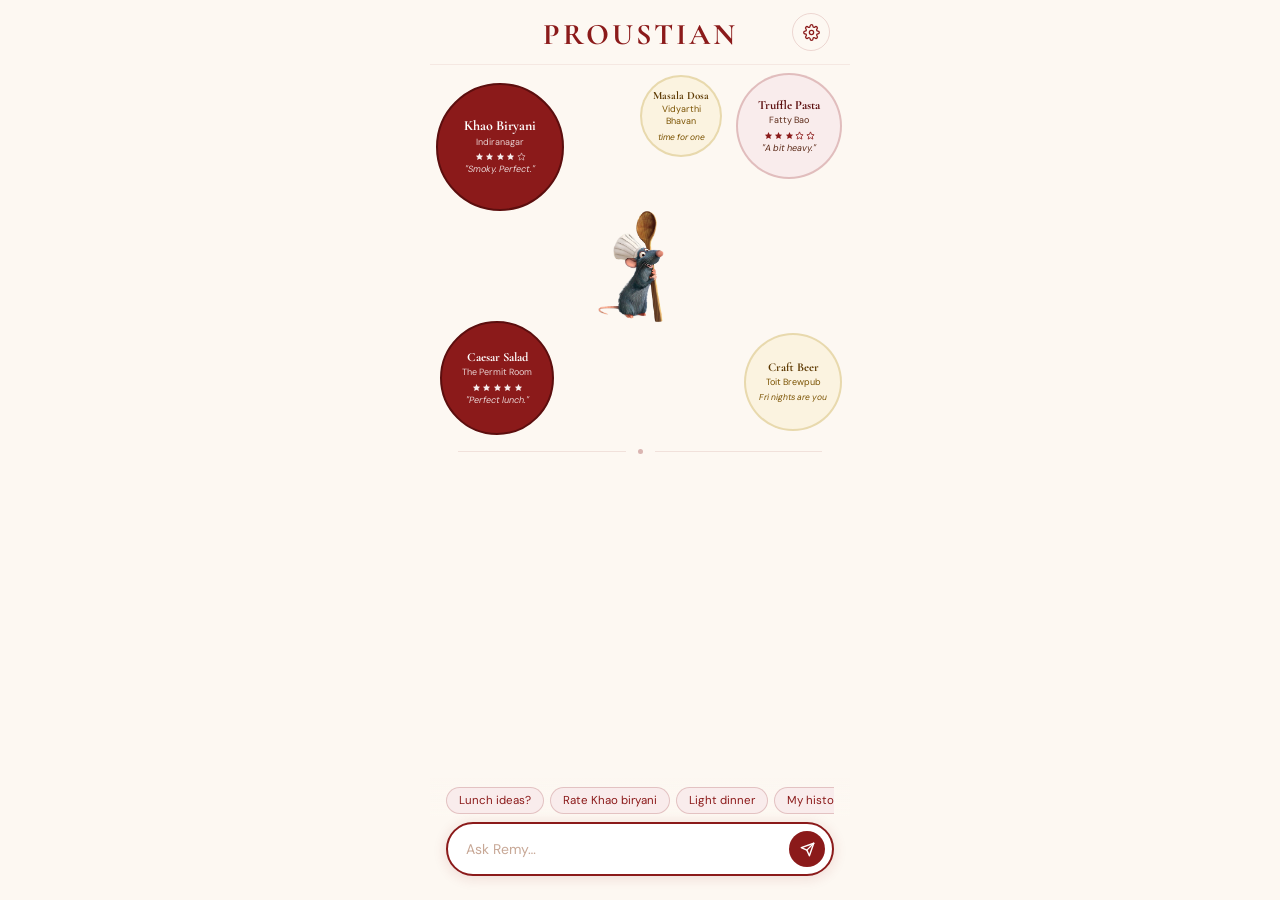
<file: frontend/index.html>
<!DOCTYPE html>
<html lang="en">
<head>
  <meta charset="UTF-8">
  <meta name="viewport" content="width=device-width, initial-scale=1.0">
  <title>Proustian</title>
  <link rel="preconnect" href="https://fonts.googleapis.com">
  <link href="https://fonts.googleapis.com/css2?family=Cormorant+Garamond:ital,wght@0,400;0,600;0,700;1,400;1,600&family=DM+Sans:wght@300;400;500&display=swap" rel="stylesheet">
  <style>
    *, *::before, *::after { box-sizing: border-box; margin: 0; padding: 0; }
    :root {
      --red: #8B1A1A;
      --red-dark: #5C0E0E;
      --red-pale: #F9ECEC;
      --cream: #FDF8F2;
      --ink: #1A0800;
      --ink-mid: #5C2A18;
      --ink-light: #9A6040;
      --gold-pale: #FBF3E0;
      --white: #FFFFFF;
    }
    html, body { height: 100%; font-family: 'DM Sans', system-ui, sans-serif; background: var(--cream); color: var(--ink); -webkit-font-smoothing: antialiased; }
    .app { max-width: 420px; margin: 0 auto; min-height: 100dvh; display: flex; flex-direction: column; background: var(--cream); }

    .topbar {
      display: flex; align-items: center; justify-content: center;
      padding: 20px 20px 14px;
      background: var(--cream);
      border-bottom: 1px solid rgba(139,26,26,0.07);
      position: relative;
    }
    .brand { text-align: center; }
    .brand-name { font-family: 'Cormorant Garamond', Georgia, serif; font-size: 30px; font-weight: 700; color: var(--red); letter-spacing: 3px; text-transform: uppercase; line-height: 1; }
    .settings-btn {
      position: absolute; right: 20px; top: 50%; transform: translateY(-50%);
      width: 38px; height: 38px; border-radius: 50%;
      border: 1.5px solid rgba(139,26,26,0.15); background: transparent;
      display: flex; align-items: center; justify-content: center; cursor: pointer; transition: all 0.2s;
    }
    .settings-btn:hover { background: var(--red-pale); border-color: var(--red); }
    .settings-btn svg { width: 17px; height: 17px; stroke: var(--red); fill: none; stroke-width: 1.8; stroke-linecap: round; stroke-linejoin: round; }

    .scroll-area { flex: 1; overflow-y: auto; overflow-x: hidden; padding-bottom: 130px; }
    .scroll-area::-webkit-scrollbar { display: none; }

    /* REMY: centred, large, with bubbles orbiting */
    .remy-stage {
      position: relative;
      width: 100%;
      height: 380px;
      display: flex;
      align-items: center;
      justify-content: center;
      overflow: hidden;
    }

    .remy-figure {
      position: relative;
      z-index: 5;
      width: 90px;
      display: flex;
      flex-direction: column;
      align-items: center;
      margin-top: 20px;
    }
    .remy-img {
      width: 90px;
      height: auto;
      object-fit: contain;
      filter: none;
      animation: remyFloat 5s ease-in-out infinite;
    }
    @keyframes remyFloat {
      0%,100% { transform: translateY(0px); }
      50%      { transform: translateY(-8px); }
    }

    /* BUBBLES: absolute positioned around Remy */
    .bubble {
      position: absolute;
      border-radius: 50%;
      display: flex;
      flex-direction: column;
      align-items: center;
      justify-content: center;
      text-align: center;
      cursor: pointer;
      transition: transform 0.2s ease;
      padding: 10px;
      animation: popIn 0.55s cubic-bezier(0.34,1.56,0.64,1) both;
    }
    .bubble:hover { transform: scale(1.1) !important; z-index: 20; }
    @keyframes popIn {
      from { opacity: 0; transform: scale(0.4); }
      to   { opacity: 1; transform: scale(1); }
    }
    .bubble.past { background: var(--red); border: 2.5px solid var(--red-dark); }
    .bubble.past-soft { background: var(--red-pale); border: 2px solid rgba(139,26,26,0.22); }
    .bubble.rec { background: var(--gold-pale); border: 2px solid rgba(184,146,42,0.28); }

    .b-dish { font-family: 'Cormorant Garamond', Georgia, serif; font-weight: 700; line-height: 1.2; }
    .b-from { font-size: 9px; margin-top: 2px; line-height: 1.3; }
    .b-review { font-size: 9px; font-style: italic; margin-top: 3px; line-height: 1.3; }
    .b-stars { display: flex; gap: 1.5px; margin-top: 4px; justify-content: center; }
    .b-stars svg { width: 9px; height: 9px; }
    .b-push { font-size: 8.5px; line-height: 1.35; margin-top: 4px; font-style: italic; }

    .bubble.past .b-dish, .bubble.past .b-from, .bubble.past .b-review { color: #fff; }
    .bubble.past-soft .b-dish { color: var(--red-dark); font-size: 13px; }
    .bubble.past-soft .b-from, .bubble.past-soft .b-review { color: var(--ink-mid); }
    .bubble.rec .b-dish { color: #5C3800; }
    .bubble.rec .b-from, .bubble.rec .b-push { color: #7a5200; }

    /* DIVIDER */
    .divider { display: flex; align-items: center; gap: 12px; padding: 4px 28px; }
    .divider-line { flex: 1; height: 1px; background: rgba(139,26,26,0.1); }
    .divider-dot { width: 5px; height: 5px; border-radius: 50%; background: rgba(139,26,26,0.3); }

    /* CHAT */
    .chat-thread { padding: 10px 20px 0; display: flex; flex-direction: column; gap: 12px; }
    .msg-row { display: flex; gap: 10px; align-items: flex-end; }
    .msg-row.user { flex-direction: row-reverse; }
    .msg-av { width: 28px; height: 28px; border-radius: 50%; flex-shrink: 0; display: flex; align-items: center; justify-content: center; background: var(--red-pale); border: 1.5px solid rgba(139,26,26,0.18); }
    .msg-av svg { width: 14px; height: 14px; fill: none; stroke: var(--red); stroke-width: 2; stroke-linecap: round; stroke-linejoin: round; }
    .msg-av.uav { background: var(--red); border-color: var(--red-dark); }
    .msg-av.uav svg { stroke: white; }
    .msg-bub { max-width: 76%; padding: 10px 14px; font-size: 13.5px; line-height: 1.55; border-radius: 18px; }
    .msg-bub.remy { background: var(--white); border: 1.5px solid rgba(139,26,26,0.1); border-bottom-left-radius: 4px; color: var(--ink); }
    .msg-bub.user { background: var(--red); border-bottom-right-radius: 4px; color: white; }
    .mem-tag { display: inline-block; background: var(--red-pale); color: var(--red-dark); font-size: 10.5px; padding: 2px 8px; border-radius: 20px; margin: 4px 2px 0 0; border: 1px solid rgba(139,26,26,0.18); }

    .typing-row { display: flex; gap: 10px; align-items: flex-end; }
    .typing-bub { padding: 11px 16px; background: var(--white); border: 1.5px solid rgba(139,26,26,0.1); border-radius: 18px; border-bottom-left-radius: 4px; display: flex; gap: 4px; align-items: center; }
    .typing-bub span { width: 5px; height: 5px; background: rgba(139,26,26,0.35); border-radius: 50%; animation: tdot 1.2s ease-in-out infinite; }
    .typing-bub span:nth-child(2) { animation-delay: 0.2s; }
    .typing-bub span:nth-child(3) { animation-delay: 0.4s; }
    @keyframes tdot { 0%,80%,100% { transform: translateY(0); opacity: 0.5; } 40% { transform: translateY(-5px); opacity: 1; } }

    /* INPUT */
    .input-bar { position: fixed; bottom: 0; left: 50%; transform: translateX(-50%); width: 100%; max-width: 420px; padding: 10px 16px 24px; background: linear-gradient(to top, var(--cream) 68%, transparent); z-index: 20; }
    .pills-row { display: flex; gap: 6px; overflow-x: auto; padding-bottom: 8px; }
    .pills-row::-webkit-scrollbar { display: none; }
    .pill { flex-shrink: 0; font-size: 11.5px; color: var(--red); background: var(--red-pale); border: 1px solid rgba(139,26,26,0.2); border-radius: 20px; padding: 5px 12px; cursor: pointer; white-space: nowrap; font-family: 'DM Sans', sans-serif; transition: all 0.15s; }
    .pill:hover { background: var(--red); color: white; border-color: var(--red); }
    .input-wrap { display: flex; align-items: center; gap: 10px; background: var(--white); border: 2px solid var(--red); border-radius: 50px; padding: 7px 7px 7px 18px; box-shadow: 0 2px 14px rgba(139,26,26,0.14); transition: box-shadow 0.2s; }
    .input-wrap:focus-within { box-shadow: 0 4px 22px rgba(139,26,26,0.22); }
    .chat-input { flex: 1; border: none; outline: none; background: transparent; font-family: 'DM Sans', sans-serif; font-size: 14px; color: var(--ink); caret-color: var(--red); }
    .chat-input::placeholder { color: var(--ink-light); opacity: 0.55; }
    .send-btn { width: 36px; height: 36px; border-radius: 50%; background: var(--red); border: none; cursor: pointer; display: flex; align-items: center; justify-content: center; flex-shrink: 0; transition: background 0.15s, transform 0.1s; }
    .send-btn:hover { background: var(--red-dark); }
    .send-btn:active { transform: scale(0.92); }
    .send-btn svg { width: 15px; height: 15px; stroke: white; fill: none; stroke-width: 2.2; stroke-linecap: round; stroke-linejoin: round; margin-left: 1px; }

    @keyframes fadeUp { from { opacity: 0; transform: translateY(10px); } to { opacity: 1; transform: translateY(0); } }
  </style>
</head>
<body>
<div class="app">

  <header class="topbar">
    <div class="brand">
      <div class="brand-name">Proustian</div>
    </div>
    <button class="settings-btn" onclick="onSettings()" aria-label="Settings">
      <svg viewBox="0 0 24 24"><circle cx="12" cy="12" r="3"/><path d="M19.4 15a1.65 1.65 0 0 0 .33 1.82l.06.06a2 2 0 0 1-2.83 2.83l-.06-.06a1.65 1.65 0 0 0-1.82-.33 1.65 1.65 0 0 0-1 1.51V21a2 2 0 0 1-4 0v-.09A1.65 1.65 0 0 0 9 19.4a1.65 1.65 0 0 0-1.82.33l-.06.06a2 2 0 0 1-2.83-2.83l.06-.06A1.65 1.65 0 0 0 4.68 15a1.65 1.65 0 0 0-1.51-1H3a2 2 0 0 1 0-4h.09A1.65 1.65 0 0 0 4.6 9a1.65 1.65 0 0 0-.33-1.82l-.06-.06a2 2 0 0 1 2.83-2.83l.06.06A1.65 1.65 0 0 0 9 4.68a1.65 1.65 0 0 0 1-1.51V3a2 2 0 0 1 4 0v.09a1.65 1.65 0 0 0 1 1.51 1.65 1.65 0 0 0 1.82-.33l.06-.06a2 2 0 0 1 2.83 2.83l-.06.06A1.65 1.65 0 0 0 19.4 9a1.65 1.65 0 0 0 1.51 1H21a2 2 0 0 1 0 4h-.09a1.65 1.65 0 0 0-1.51 1z"/></svg>
    </button>
  </header>

  <div class="scroll-area" id="scrollArea">

    <!-- REMY STAGE: he's the centre, bubbles orbit -->
    <div class="remy-stage">

      <!-- Bubble 1: top-left, large past -->
      <div class="bubble past" style="width:128px;height:128px;left:6px;top:18px;animation-delay:0.05s" onclick="fillInput('Khao biryani')">
        <div class="b-dish" style="font-size:14px;color:white">Khao Biryani</div>
        <div class="b-from" style="color:rgba(255,255,255,0.8)">Indiranagar</div>
        <div class="b-stars">
          <svg viewBox="0 0 10 10"><polygon points="5,1 6.2,3.8 9,4.2 7,6.1 7.6,9 5,7.5 2.4,9 3,6.1 1,4.2 3.8,3.8" fill="rgba(255,255,255,0.92)"/></svg>
          <svg viewBox="0 0 10 10"><polygon points="5,1 6.2,3.8 9,4.2 7,6.1 7.6,9 5,7.5 2.4,9 3,6.1 1,4.2 3.8,3.8" fill="rgba(255,255,255,0.92)"/></svg>
          <svg viewBox="0 0 10 10"><polygon points="5,1 6.2,3.8 9,4.2 7,6.1 7.6,9 5,7.5 2.4,9 3,6.1 1,4.2 3.8,3.8" fill="rgba(255,255,255,0.92)"/></svg>
          <svg viewBox="0 0 10 10"><polygon points="5,1 6.2,3.8 9,4.2 7,6.1 7.6,9 5,7.5 2.4,9 3,6.1 1,4.2 3.8,3.8" fill="rgba(255,255,255,0.92)"/></svg>
          <svg viewBox="0 0 10 10"><polygon points="5,1 6.2,3.8 9,4.2 7,6.1 7.6,9 5,7.5 2.4,9 3,6.1 1,4.2 3.8,3.8" fill="none" stroke="rgba(255,255,255,0.6)" stroke-width="0.9"/></svg>
        </div>
        <div class="b-review" style="color:rgba(255,255,255,0.82)">"Smoky. Perfect."</div>
      </div>

      <!-- Bubble 2: top-right, medium past-soft -->
      <div class="bubble past-soft" style="width:106px;height:106px;right:8px;top:8px;animation-delay:0.12s" onclick="fillInput('Truffle pasta last night')">
        <div class="b-dish" style="font-size:12.5px">Truffle Pasta</div>
        <div class="b-from" style="color:var(--ink-mid)">Fatty Bao</div>
        <div class="b-stars">
          <svg viewBox="0 0 10 10"><polygon points="5,1 6.2,3.8 9,4.2 7,6.1 7.6,9 5,7.5 2.4,9 3,6.1 1,4.2 3.8,3.8" fill="#8B1A1A"/></svg>
          <svg viewBox="0 0 10 10"><polygon points="5,1 6.2,3.8 9,4.2 7,6.1 7.6,9 5,7.5 2.4,9 3,6.1 1,4.2 3.8,3.8" fill="#8B1A1A"/></svg>
          <svg viewBox="0 0 10 10"><polygon points="5,1 6.2,3.8 9,4.2 7,6.1 7.6,9 5,7.5 2.4,9 3,6.1 1,4.2 3.8,3.8" fill="#8B1A1A"/></svg>
          <svg viewBox="0 0 10 10"><polygon points="5,1 6.2,3.8 9,4.2 7,6.1 7.6,9 5,7.5 2.4,9 3,6.1 1,4.2 3.8,3.8" fill="none" stroke="#8B1A1A" stroke-width="0.9"/></svg>
          <svg viewBox="0 0 10 10"><polygon points="5,1 6.2,3.8 9,4.2 7,6.1 7.6,9 5,7.5 2.4,9 3,6.1 1,4.2 3.8,3.8" fill="none" stroke="#8B1A1A" stroke-width="0.9"/></svg>
        </div>
        <div class="b-review" style="color:var(--ink-mid)">"A bit heavy."</div>
      </div>

      <!-- Bubble 3: centre-top small rec -->
      <div class="bubble rec" style="width:82px;height:82px;left:50%;top:10px;transform:translateX(-50%);animation-delay:0.2s" onclick="fillInput('Vidyarthi Bhavan dosa')">
        <div class="b-dish" style="font-size:11px">Masala Dosa</div>
        <div class="b-from">Vidyarthi Bhavan</div>
        <div class="b-push">time for one</div>
      </div>

      <!-- Remy centred -->
      <div class="remy-figure">
        <img class="remy-img" src="[data-uri]" alt="Remy">
      </div>

      <!-- Bubble 4: bottom-left, medium past -->
      <div class="bubble past" style="width:114px;height:114px;left:10px;bottom:10px;animation-delay:0.17s" onclick="fillInput('Caesar salad Permit Room')">
        <div class="b-dish" style="font-size:12.5px;color:white">Caesar Salad</div>
        <div class="b-from" style="color:rgba(255,255,255,0.8)">The Permit Room</div>
        <div class="b-stars">
          <svg viewBox="0 0 10 10"><polygon points="5,1 6.2,3.8 9,4.2 7,6.1 7.6,9 5,7.5 2.4,9 3,6.1 1,4.2 3.8,3.8" fill="rgba(255,255,255,0.92)"/></svg>
          <svg viewBox="0 0 10 10"><polygon points="5,1 6.2,3.8 9,4.2 7,6.1 7.6,9 5,7.5 2.4,9 3,6.1 1,4.2 3.8,3.8" fill="rgba(255,255,255,0.92)"/></svg>
          <svg viewBox="0 0 10 10"><polygon points="5,1 6.2,3.8 9,4.2 7,6.1 7.6,9 5,7.5 2.4,9 3,6.1 1,4.2 3.8,3.8" fill="rgba(255,255,255,0.92)"/></svg>
          <svg viewBox="0 0 10 10"><polygon points="5,1 6.2,3.8 9,4.2 7,6.1 7.6,9 5,7.5 2.4,9 3,6.1 1,4.2 3.8,3.8" fill="rgba(255,255,255,0.92)"/></svg>
          <svg viewBox="0 0 10 10"><polygon points="5,1 6.2,3.8 9,4.2 7,6.1 7.6,9 5,7.5 2.4,9 3,6.1 1,4.2 3.8,3.8" fill="rgba(255,255,255,0.92)"/></svg>
        </div>
        <div class="b-review" style="color:rgba(255,255,255,0.82)">"Perfect lunch."</div>
      </div>

      <!-- Bubble 5: bottom-right, small rec -->
      <div class="bubble rec" style="width:98px;height:98px;right:8px;bottom:14px;animation-delay:0.26s" onclick="fillInput('Toit craft beer')">
        <div class="b-dish" style="font-size:12px">Craft Beer</div>
        <div class="b-from">Toit Brewpub</div>
        <div class="b-push">Fri nights are you</div>
      </div>

    </div>

    <div class="divider">
      <div class="divider-line"></div>
      <div class="divider-dot"></div>
      <div class="divider-line"></div>
    </div>

    <div class="chat-thread" id="chatThread">
      
    </div>

  </div>

  <div class="input-bar">
    <div class="pills-row">
      <button class="pill" onclick="fillInput('What should I eat for lunch?')">Lunch ideas?</button>
      <button class="pill" onclick="fillInput('Rate Khao biryani 5 stars')">Rate Khao biryani</button>
      <button class="pill" onclick="fillInput('Something light tonight')">Light dinner</button>
      <button class="pill" onclick="fillInput('Show me my order history')">My history</button>
    </div>
    <div class="input-wrap">
      <input class="chat-input" id="chatInput" type="text" placeholder="Ask Remy…" autocomplete="off" onkeydown="if(event.key==='Enter')sendMsg()">
      <button class="send-btn" onclick="sendMsg()" aria-label="Send">
        <svg viewBox="0 0 24 24"><line x1="22" y1="2" x2="11" y2="13"/><polygon points="22 2 15 22 11 13 2 9 22 2"/></svg>
      </button>
    </div>
  </div>

</div>
<script>
  const API = 'http://localhost:8000';
  function fillInput(t) { const el = document.getElementById('chatInput'); el.value = t; el.focus(); }
  function appendMsg(role, text) {
    const thread = document.getElementById('chatThread');
    const row = document.createElement('div');
    row.className = 'msg-row' + (role === 'user' ? ' user' : '');
    const avCls = role === 'user' ? 'msg-av uav' : 'msg-av';
    const icon = role === 'user'
      ? `<svg viewBox="0 0 24 24" fill="none" stroke="white" stroke-width="2" stroke-linecap="round" stroke-linejoin="round"><path d="M20 21v-2a4 4 0 0 0-4-4H8a4 4 0 0 0-4 4v2"/><circle cx="12" cy="7" r="4"/></svg>`
      : `<svg viewBox="0 0 24 24" fill="none" stroke="#8B1A1A" stroke-width="2" stroke-linecap="round" stroke-linejoin="round"><path d="M20.84 4.61a5.5 5.5 0 0 0-7.78 0L12 5.67l-1.06-1.06a5.5 5.5 0 0 0-7.78 7.78l1.06 1.06L12 21.23l7.78-7.78 1.06-1.06a5.5 5.5 0 0 0 0-7.78z"/></svg>`;
    row.innerHTML = `<div class="${avCls}">${icon}</div><div class="msg-bub ${role}">${text}</div>`;
    thread.appendChild(row);
    scrollDown();
  }
  function showTyping() {
    const thread = document.getElementById('chatThread');
    const row = document.createElement('div'); row.className = 'typing-row'; row.id = 'typingRow';
    row.innerHTML = `<div class="msg-av"><svg viewBox="0 0 24 24" fill="none" stroke="#8B1A1A" stroke-width="2" stroke-linecap="round" stroke-linejoin="round"><path d="M20.84 4.61a5.5 5.5 0 0 0-7.78 0L12 5.67l-1.06-1.06a5.5 5.5 0 0 0-7.78 7.78l1.06 1.06L12 21.23l7.78-7.78 1.06-1.06a5.5 5.5 0 0 0 0-7.78z"/></svg></div><div class="typing-bub"><span></span><span></span><span></span></div>`;
    thread.appendChild(row); scrollDown();
  }
  function removeTyping() { const el = document.getElementById('typingRow'); if (el) el.remove(); }
  function scrollDown() { const a = document.getElementById('scrollArea'); setTimeout(() => a.scrollTo({ top: a.scrollHeight, behavior: 'smooth' }), 60); }
  function sendMsg() {
    const el = document.getElementById('chatInput');
    const text = el.value.trim(); if (!text) return;
    el.value = ''; appendMsg('user', text); showTyping();
    fetch(API + '/chat/', { method: 'POST', headers: { 'Content-Type': 'application/json' }, body: JSON.stringify({ message: text, user_id: 'demo-user' }) })
    .then(r => r.json()).then(d => { removeTyping(); appendMsg('remy', d.reply || d.response || 'Hmm...'); })
    .catch(() => { removeTyping(); appendMsg('remy', 'Kitchen offline. Try again?'); });
  }
  function onSettings() { appendMsg('remy', 'Settings coming soon!'); }
</script>
</body>
</html>
</file>
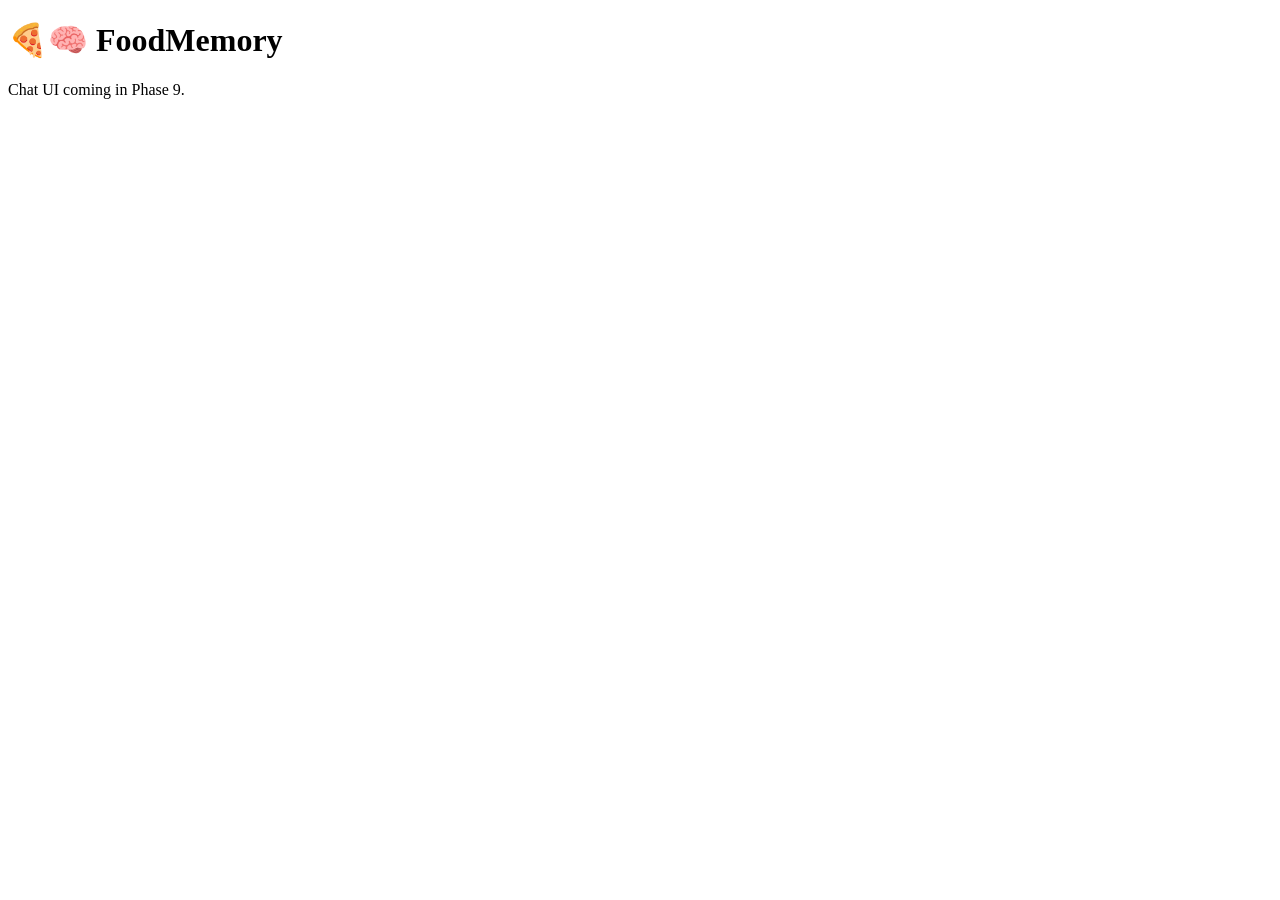
<file: foodmemory/frontend/index.html>
<!-- FoodMemory Chat UI — will be built in Phase 9 -->
<!DOCTYPE html>
<html lang="en">
<head>
    <meta charset="UTF-8">
    <meta name="viewport" content="width=device-width, initial-scale=1.0">
    <title>FoodMemory</title>
    <link rel="stylesheet" href="style.css">
</head>
<body>
    <div id="app">
        <h1>🍕🧠 FoodMemory</h1>
        <p>Chat UI coming in Phase 9.</p>
    </div>
    <script src="app.js"></script>
</body>
</html>
</file>
<file: foodmemory/frontend/style.css>
/* FoodMemory styles — Phase 9 */
</file>
